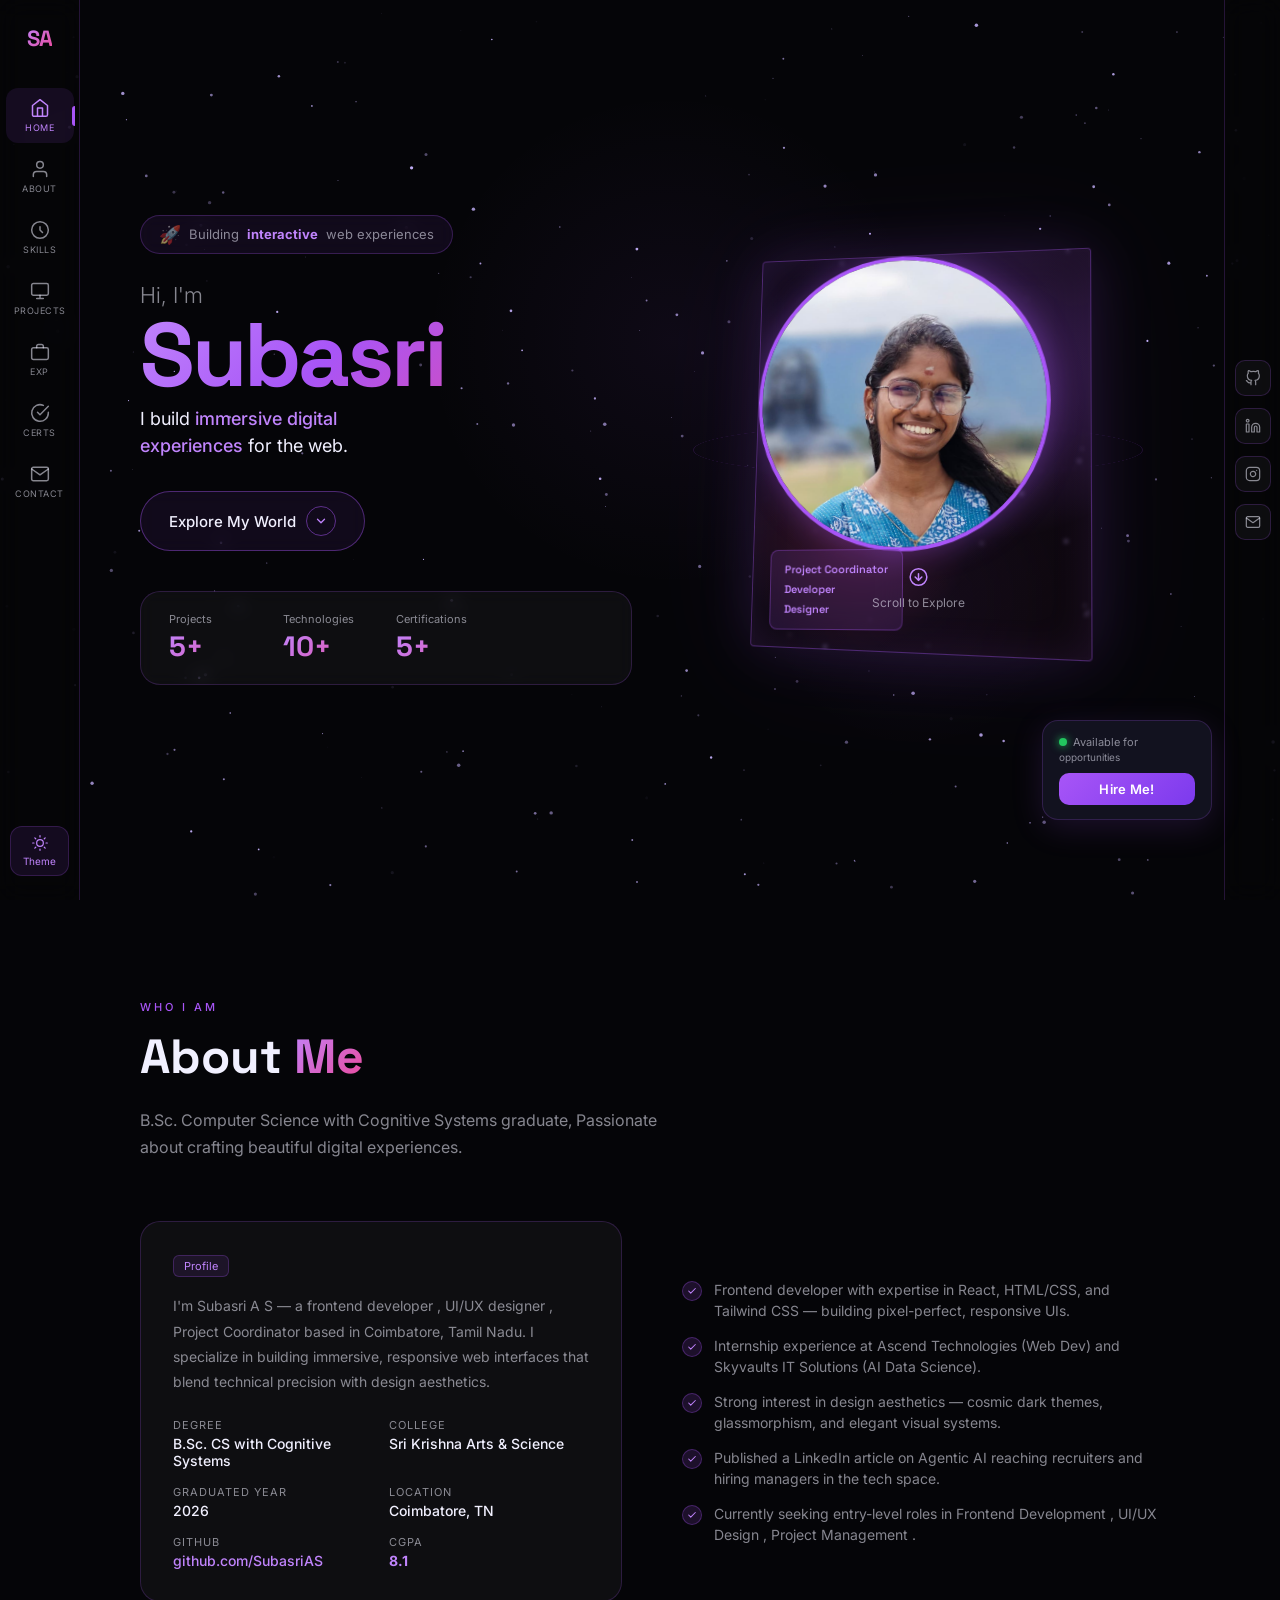
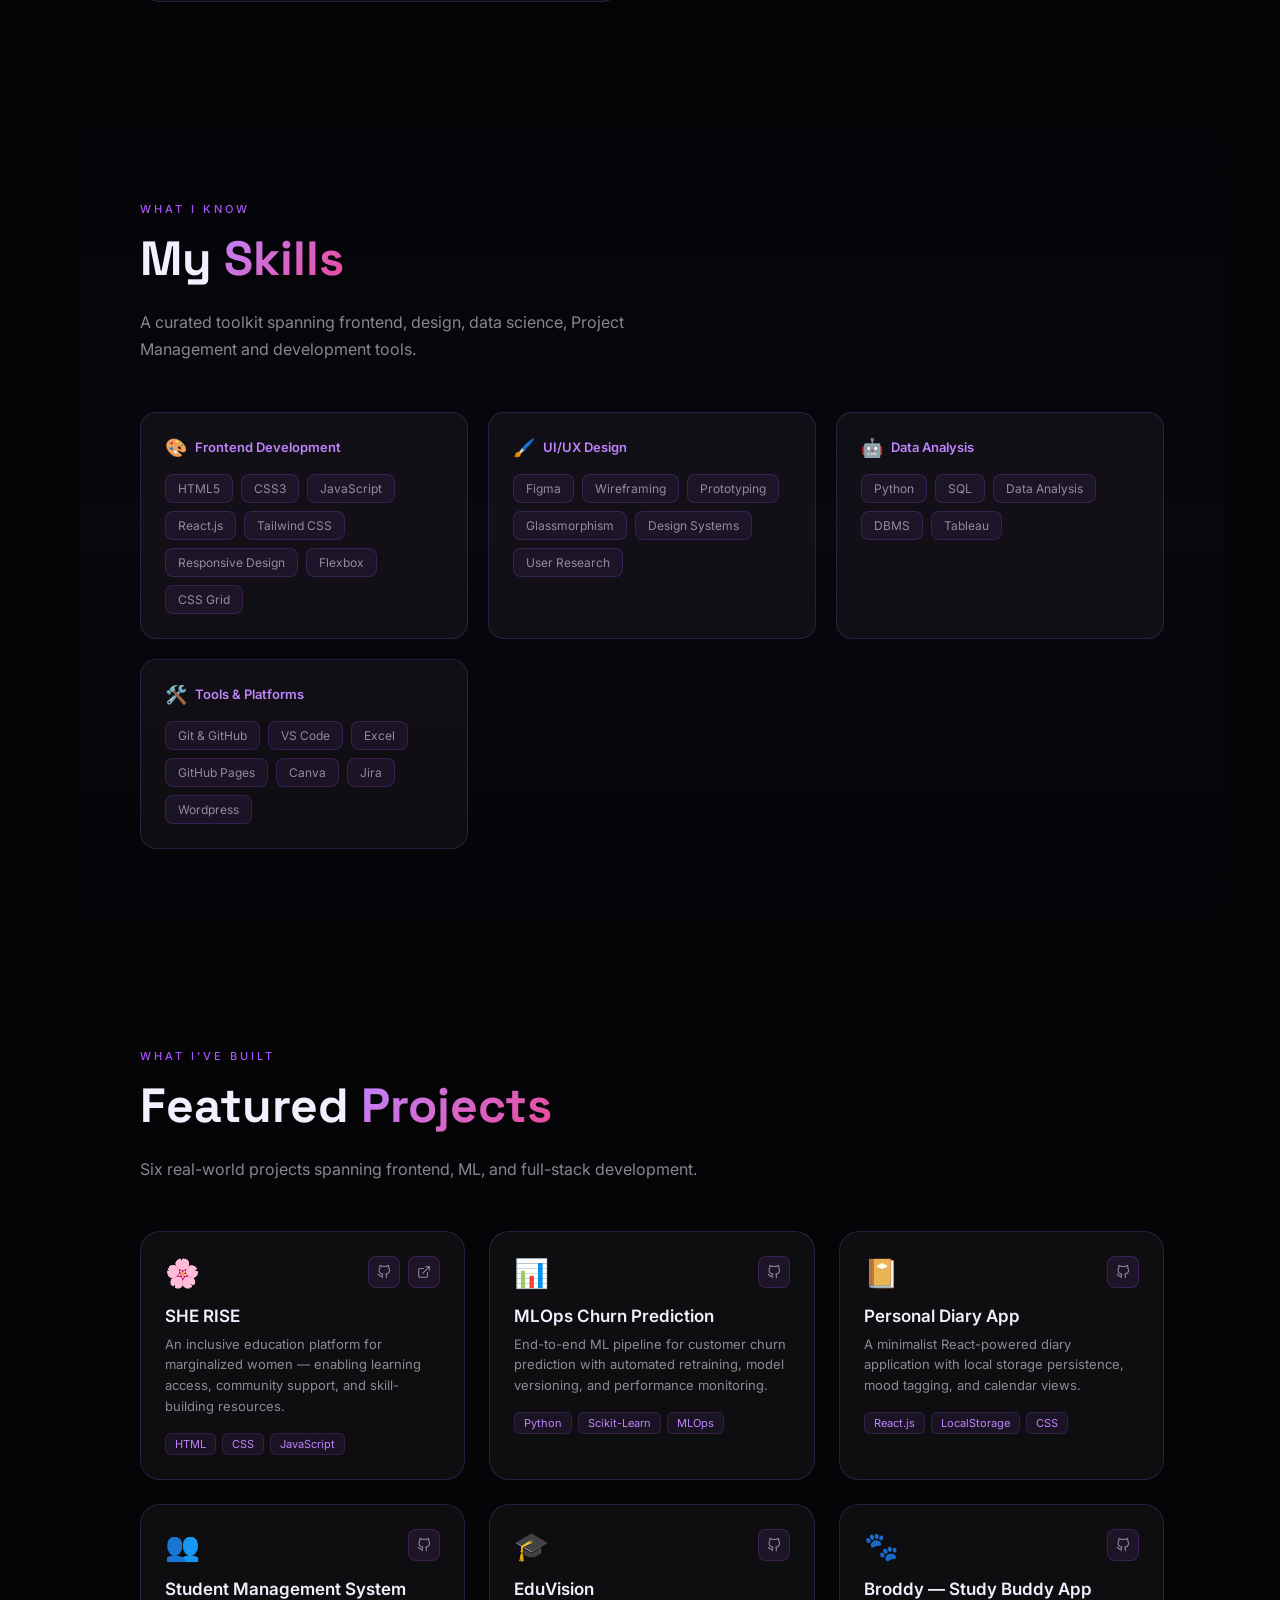
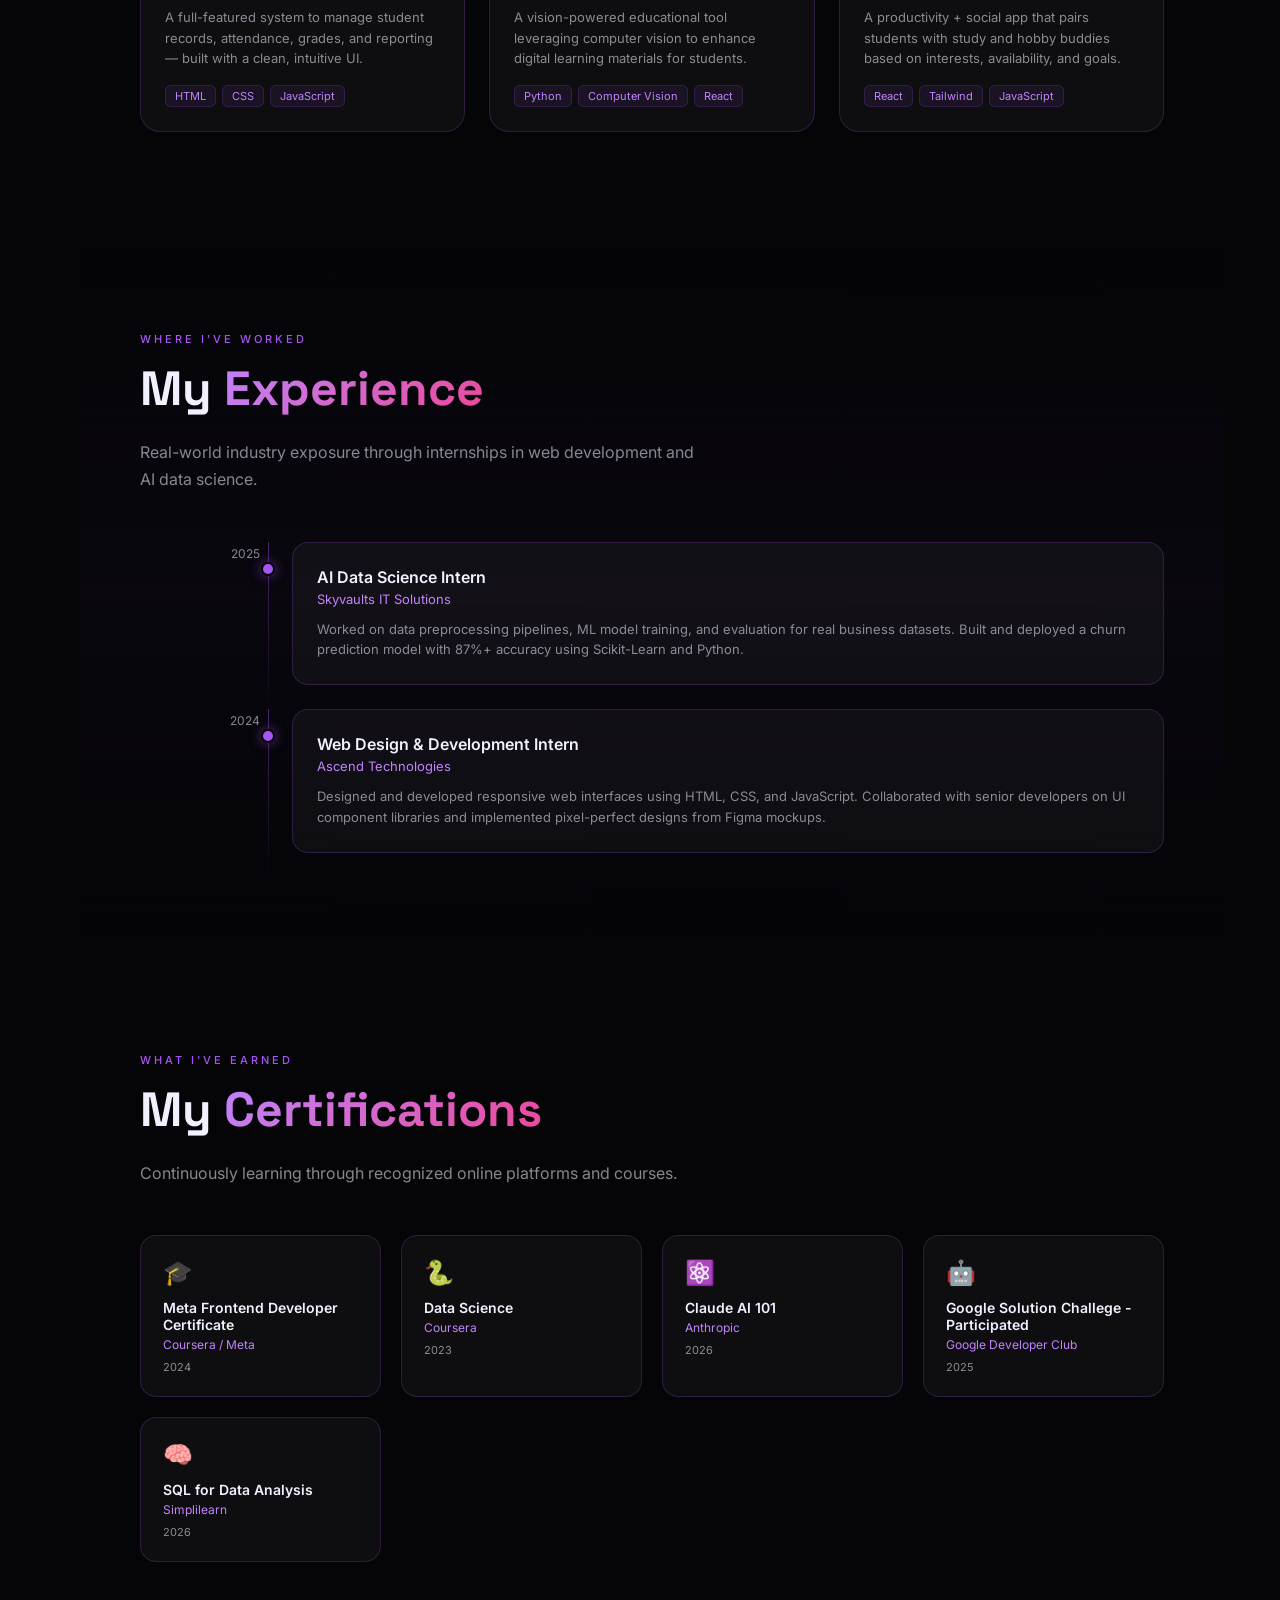
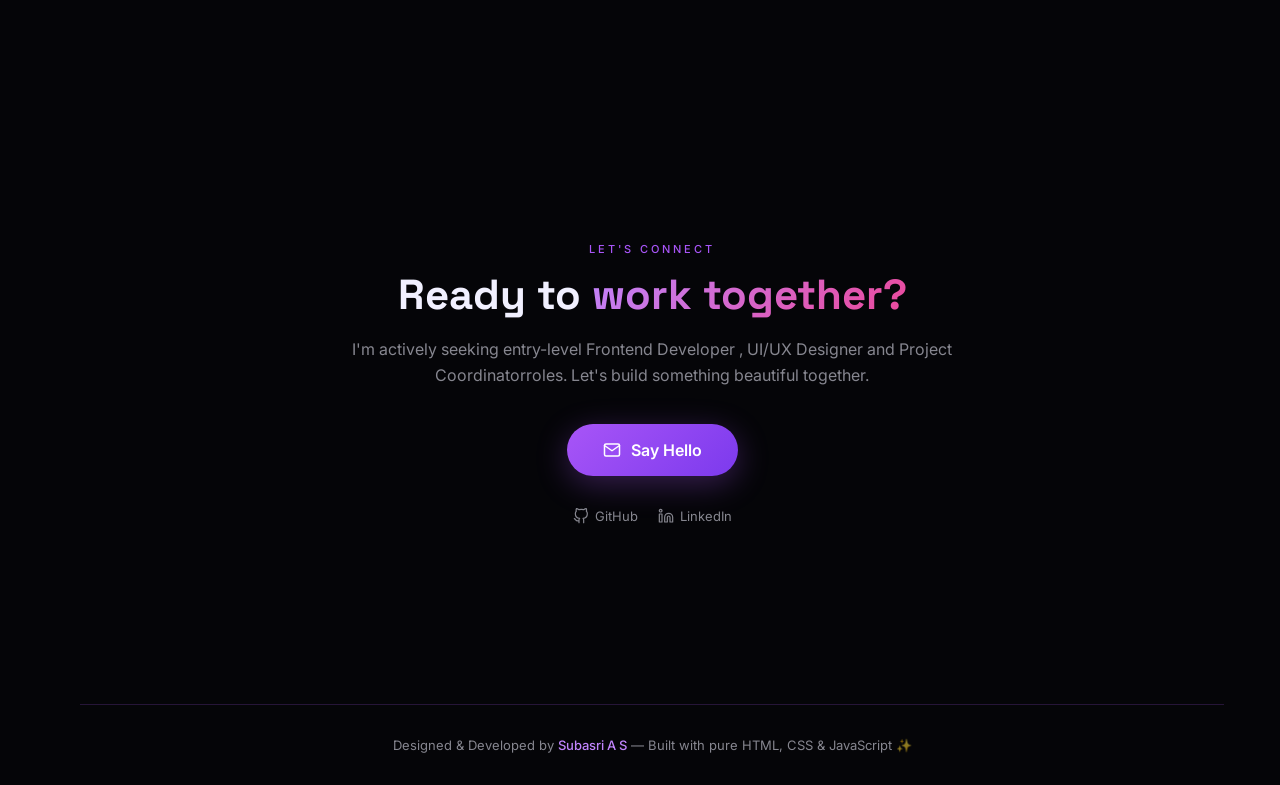
<file: index.html>
<!DOCTYPE html>
<html lang="en">
<head>
<meta charset="UTF-8">
<meta name="viewport" content="width=device-width, initial-scale=1.0">
<title>Subasri A S — Frontend Developer & UI/UX Designer</title>
<link rel="stylesheet" href="port.css">
<link rel="preconnect" href="https://fonts.googleapis.com">
<link rel="preconnect" href="https://fonts.gstatic.com" crossorigin>
<link href="https://fonts.googleapis.com/css2?family=Space+Grotesk:wght@300;400;500;600;700&family=Inter:wght@300;400;500;600&display=swap" rel="stylesheet">

</head>
<body>

<!-- Star Field Canvas -->
<canvas id="stars-canvas"></canvas>

<!-- ===== LEFT SIDEBAR ===== -->
<nav class="sidebar">
  <div class="logo">SA</div>
  <div class="nav">
    <a href="#home" class="nav-item active" data-section="home">
      <svg viewBox="0 0 24 24"><path d="M3 9l9-7 9 7v11a2 2 0 0 1-2 2H5a2 2 0 0 1-2-2z"/><polyline points="9 22 9 12 15 12 15 22"/></svg>
      <span>Home</span>
    </a>
    <a href="#about" class="nav-item" data-section="about">
      <svg viewBox="0 0 24 24"><path d="M20 21v-2a4 4 0 0 0-4-4H8a4 4 0 0 0-4 4v2"/><circle cx="12" cy="7" r="4"/></svg>
      <span>About</span>
    </a>
    <a href="#skills" class="nav-item" data-section="skills">
      <svg viewBox="0 0 24 24"><circle cx="12" cy="12" r="10"/><path d="M12 8v4l3 3"/></svg>
      <span>Skills</span>
    </a>
    <a href="#projects" class="nav-item" data-section="projects">
      <svg viewBox="0 0 24 24"><rect x="2" y="3" width="20" height="14" rx="2"/><path d="M8 21h8m-4-4v4"/></svg>
      <span>Projects</span>
    </a>
    <a href="#experience" class="nav-item" data-section="experience">
      <svg viewBox="0 0 24 24"><rect x="2" y="7" width="20" height="14" rx="2"/><path d="M16 7V5a2 2 0 0 0-2-2h-4a2 2 0 0 0-2 2v2"/></svg>
      <span>Exp</span>
    </a>
    <a href="#certificates" class="nav-item" data-section="certificates">
      <svg viewBox="0 0 24 24"><path d="M22 11.08V12a10 10 0 1 1-5.93-9.14"/><polyline points="22 4 12 14.01 9 11.01"/></svg>
      <span>Certs</span>
    </a>
    <a href="#contact" class="nav-item" data-section="contact">
      <svg viewBox="0 0 24 24"><path d="M4 4h16c1.1 0 2 .9 2 2v12c0 1.1-.9 2-2 2H4c-1.1 0-2-.9-2-2V6c0-1.1.9-2 2-2z"/><polyline points="22,6 12,13 2,6"/></svg>
      <span>Contact</span>
    </a>
  </div>
  <button class="theme-toggle" onclick="toggleTheme()">
    <svg viewBox="0 0 24 24"><circle cx="12" cy="12" r="5"/><line x1="12" y1="1" x2="12" y2="3"/><line x1="12" y1="21" x2="12" y2="23"/><line x1="4.22" y1="4.22" x2="5.64" y2="5.64"/><line x1="18.36" y1="18.36" x2="19.78" y2="19.78"/><line x1="1" y1="12" x2="3" y2="12"/><line x1="21" y1="12" x2="23" y2="12"/><line x1="4.22" y1="19.78" x2="5.64" y2="18.36"/><line x1="18.36" y1="5.64" x2="19.78" y2="4.22"/></svg>
    Theme
  </button>
</nav>

<!-- ===== MAIN ===== -->
<div class="main">

  <!-- ===== HERO ===== -->
  <section id="home">
    <!-- Glow orbs -->
    <div class="orb" style="width:500px;height:500px;top:10%;left:30%;opacity:0.4;"></div>
    <div class="orb" style="width:300px;height:300px;top:50%;left:60%;opacity:0.3;"></div>

    <!-- LEFT -->
    <div class="hero-left">
      <div class="badge-pill">
        <span>🚀</span> Building <strong>interactive</strong>web experiences
      </div>
      <p class="hero-greeting">Hi, I'm</p>
      <h1 class="hero-name" id="hero-name">Subasri</h1>
      <p class="hero-subtitle">
        I build <span class="accent">immersive digital</span><br>
        <span class="accent">experiences</span> for the web.
      </p>
      <a href="#contact" class="cta-btn">
        Explore My World
        <span class="arrow-circle">
          <svg viewBox="0 0 24 24"><polyline points="6 9 12 15 18 9"/></svg>
        </span>
      </a>
      <div class="stats-card reveal">
        <div class="stat-item">
          <span class="stat-label">Projects</span>
          <span class="stat-num">5+</span>
        </div>
        
        <div class="stat-item">
          <span class="stat-label">Technologies</span>
          <span class="stat-num">10+</span>
        </div>
        <div class="stat-item">
          <span class="stat-label">Certifications</span>
          <span class="stat-num">5+</span>
        </div>
      </div>
    </div>

    <!-- RIGHT: visual frame -->
    <div class="hero-visual">
      <div class="orbit-ring"></div>
      <div class="photo-frame">
        <div class="glass-frame">
        <div class="frame-avatar">
    <img src="subapic1.jpeg" alt="Subasri A S">
</div>
        </div>
        <div class="frame-tag">
          <div class="frame-tag-line"><span> Project Coordinator</span></div>
          <div class="frame-tag-line"><span>Developer</span></div>
          <div class="frame-tag-line"><span>Designer</span></div>
        </div>
       
      <div class="scroll-indicator">
        <svg viewBox="0 0 24 24"><circle cx="12" cy="12" r="10"/><polyline points="8 12 12 16 16 12"/><line x1="12" y1="8" x2="12" y2="16"/></svg>
        Scroll to Explore
      </div>
       
    </div>
   


  
  </section>

  <!-- ===== ABOUT ===== -->
  <section id="about">
    <div class="section-eyebrow">Who I Am</div>
    <h2 class="section-title">About <span class="grad">Me</span></h2>
    <p class="section-desc">B.Sc. Computer Science with Cognitive Systems graduate, Passionate about crafting beautiful digital experiences.</p>
    <div class="about-grid reveal">
      <div class="about-card">
        <div class="about-tag">Profile</div>
        <p style="font-size:14px;color:var(--text-muted);line-height:1.8;">
          I'm Subasri A S — a frontend developer , UI/UX designer , Project Coordinator based in Coimbatore, Tamil Nadu. I specialize in building immersive, responsive web interfaces that blend technical precision with design aesthetics.
        </p>
        <div class="about-info-grid">
          <div class="about-info-item">
            <span class="info-label">Degree</span>
            <span class="info-val">B.Sc. CS with Cognitive Systems</span>
          </div>
          <div class="about-info-item">
            <span class="info-label">College</span>
            <span class="info-val">Sri Krishna Arts & Science</span>
          </div>
          <div class="about-info-item">
            <span class="info-label">Graduated Year</span>
            <span class="info-val">2026</span>
          </div>
          <div class="about-info-item">
            <span class="info-label">Location</span>
            <span class="info-val">Coimbatore, TN</span>
          </div>
          <div class="about-info-item">
            <span class="info-label">GitHub</span>
            <span class="info-val" style="color:var(--purple-light)">github.com/SubasriAS</span>
          </div>
          <div class="about-info-item">
            <span class="info-label">CGPA</span>
            <span class="info-val" style="color:var(--purple-light)"><b>8.1</b></span>
          </div>
        </div>
      </div>
      <ul class="highlight-list">
        <li>
          <div class="check-icon"><svg viewBox="0 0 24 24"><polyline points="20 6 9 17 4 12"/></svg></div>
          <div>Frontend developer with expertise in React, HTML/CSS, and Tailwind CSS — building pixel-perfect, responsive UIs.</div>
        </li>
        <li>
          <div class="check-icon"><svg viewBox="0 0 24 24"><polyline points="20 6 9 17 4 12"/></svg></div>
          <div>Internship experience at Ascend Technologies (Web Dev) and Skyvaults IT Solutions (AI Data Science).</div>
        </li>
        <li>
          <div class="check-icon"><svg viewBox="0 0 24 24"><polyline points="20 6 9 17 4 12"/></svg></div>
          <div>Strong interest in  design aesthetics — cosmic dark themes, glassmorphism, and elegant visual systems.</div>
        </li>
        <li>
          <div class="check-icon"><svg viewBox="0 0 24 24"><polyline points="20 6 9 17 4 12"/></svg></div>
          <div>Published a LinkedIn article on Agentic AI reaching recruiters and hiring managers in the tech space.</div>
        </li>
        <li>
          <div class="check-icon"><svg viewBox="0 0 24 24"><polyline points="20 6 9 17 4 12"/></svg></div>
          <div>Currently seeking entry-level roles in Frontend Development , UI/UX Design , Project Management .</div>
        </li>
      </ul>
    </div>
  </section>

  <!-- ===== SKILLS ===== -->
  <section id="skills">
    <div class="section-eyebrow">What I Know</div>
    <h2 class="section-title">My <span class="grad">Skills</span></h2>
    <p class="section-desc">A curated toolkit spanning frontend, design, data science, Project Management and development tools.</p>
    <div class="skills-grid reveal">
      <div class="skill-category">
        <div class="skill-cat-title"><span>🎨</span> Frontend Development</div>
        <div class="skill-tags">
          <span class="skill-tag">HTML5</span><span class="skill-tag">CSS3</span>
          <span class="skill-tag">JavaScript</span><span class="skill-tag">React.js</span>
          <span class="skill-tag">Tailwind CSS</span><span class="skill-tag">Responsive Design</span>
          <span class="skill-tag">Flexbox</span><span class="skill-tag">CSS Grid</span>
        </div>
      </div>
      <div class="skill-category">
        <div class="skill-cat-title"><span>🖌️</span> UI/UX Design</div>
        <div class="skill-tags">
          <span class="skill-tag">Figma</span><span class="skill-tag">Wireframing</span>
          <span class="skill-tag">Prototyping</span><span class="skill-tag">Glassmorphism</span>
          <span class="skill-tag">Design Systems</span><span class="skill-tag">User Research</span>
        </div>
      </div>
      <div class="skill-category">
        <div class="skill-cat-title"><span>🤖</span> Data Analysis</div>
        <div class="skill-tags">
          <span class="skill-tag">Python</span>
          <span class="skill-tag">SQL</span>
          <span class="skill-tag">Data Analysis</span><span class="skill-tag">DBMS</span>
          <span class="skill-tag">Tableau</span>
        </div>
      </div>
      <div class="skill-category">
        <div class="skill-cat-title"><span>🛠️</span> Tools & Platforms</div>
        <div class="skill-tags">
          <span class="skill-tag">Git & GitHub</span><span class="skill-tag">VS Code</span>
          <span class="skill-tag">Excel</span><span class="skill-tag">GitHub Pages</span>
          <span class="skill-tag">Canva</span><span class="skill-tag">Jira</span>
          <span class="skill-tag">Wordpress</span>
        </div>
      </div>
    </div>
  </section>

  <!-- ===== PROJECTS ===== -->
  <section id="projects">
    <div class="section-eyebrow">What I've Built</div>
    <h2 class="section-title">Featured <span class="grad">Projects</span></h2>
    <p class="section-desc">Six real-world projects spanning frontend, ML, and full-stack development.</p>
    <div class="projects-grid reveal">

      <div class="project-card">
        <div class="project-header">
          <div class="project-icon">🌸</div>
          <div class="project-links">
            <a href="https://github.com/SubasriAS" target="_blank" class="project-link-btn" title="GitHub">
              <svg viewBox="0 0 24 24"><path d="M9 19c-5 1.5-5-2.5-7-3m14 6v-3.87a3.37 3.37 0 0 0-.94-2.61c3.14-.35 6.44-1.54 6.44-7A5.44 5.44 0 0 0 20 4.77 5.07 5.07 0 0 0 19.91 1S18.73.65 16 2.48a13.38 13.38 0 0 0-7 0C6.27.65 5.09 1 5.09 1A5.07 5.07 0 0 0 5 4.77a5.44 5.44 0 0 0-1.5 3.78c0 5.42 3.3 6.61 6.44 7A3.37 3.37 0 0 0 9 18.13V22"/></svg>
            </a>
            <a href="https://subasrias.github.io/she-rise1/" target="_blank" class="project-link-btn" title="Live">
              <svg viewBox="0 0 24 24"><path d="M18 13v6a2 2 0 0 1-2 2H5a2 2 0 0 1-2-2V8a2 2 0 0 1 2-2h6"/><polyline points="15 3 21 3 21 9"/><line x1="10" y1="14" x2="21" y2="3"/></svg>
            </a>
          </div>
        </div>
        <div class="project-body">
          <h3 class="project-title">SHE RISE</h3>
          <p class="project-desc">An inclusive education platform for marginalized women — enabling learning access, community support, and skill-building resources.</p>
          <div class="project-stack">
            <span class="stack-tag">HTML</span><span class="stack-tag">CSS</span><span class="stack-tag">JavaScript</span>
          </div>
        </div>
      </div>

      <div class="project-card">
        <div class="project-header">
          <div class="project-icon">📊</div>
          <div class="project-links">
            <a href="https://github.com/SubasriAS/Customer-Churn-Prediction.git" target="_blank" class="project-link-btn">
              <svg viewBox="0 0 24 24"><path d="M9 19c-5 1.5-5-2.5-7-3m14 6v-3.87a3.37 3.37 0 0 0-.94-2.61c3.14-.35 6.44-1.54 6.44-7A5.44 5.44 0 0 0 20 4.77 5.07 5.07 0 0 0 19.91 1S18.73.65 16 2.48a13.38 13.38 0 0 0-7 0C6.27.65 5.09 1 5.09 1A5.07 5.07 0 0 0 5 4.77a5.44 5.44 0 0 0-1.5 3.78c0 5.42 3.3 6.61 6.44 7A3.37 3.37 0 0 0 9 18.13V22"/></svg>
            </a>
          </div>
        </div>
        <div class="project-body">
          <h3 class="project-title">MLOps Churn Prediction</h3>
          <p class="project-desc">End-to-end ML pipeline for customer churn prediction with automated retraining, model versioning, and performance monitoring.</p>
          <div class="project-stack">
            <span class="stack-tag">Python</span><span class="stack-tag">Scikit-Learn</span><span class="stack-tag">MLOps</span>
          </div>
        </div>
      </div>

      <div class="project-card">
        <div class="project-header">
          <div class="project-icon">📔</div>
          <div class="project-links">
            <a href="https://github.com/SubasriAS" target="_blank" class="project-link-btn">
              <svg viewBox="0 0 24 24"><path d="M9 19c-5 1.5-5-2.5-7-3m14 6v-3.87a3.37 3.37 0 0 0-.94-2.61c3.14-.35 6.44-1.54 6.44-7A5.44 5.44 0 0 0 20 4.77 5.07 5.07 0 0 0 19.91 1S18.73.65 16 2.48a13.38 13.38 0 0 0-7 0C6.27.65 5.09 1 5.09 1A5.07 5.07 0 0 0 5 4.77a5.44 5.44 0 0 0-1.5 3.78c0 5.42 3.3 6.61 6.44 7A3.37 3.37 0 0 0 9 18.13V22"/></svg>
            </a>
          </div>
        </div>
        <div class="project-body">
          <h3 class="project-title">Personal Diary  App</h3>
          <p class="project-desc">A minimalist React-powered diary application with local storage persistence, mood tagging, and calendar views.</p>
          <div class="project-stack">
            <span class="stack-tag">React.js</span><span class="stack-tag">LocalStorage</span><span class="stack-tag">CSS</span>
          </div>
        </div>
      </div>

      <div class="project-card">
        <div class="project-header">
          <div class="project-icon">👥</div>
          <div class="project-links">
            <a href="https://github.com/SubasriAS" target="_blank" class="project-link-btn">
              <svg viewBox="0 0 24 24"><path d="M9 19c-5 1.5-5-2.5-7-3m14 6v-3.87a3.37 3.37 0 0 0-.94-2.61c3.14-.35 6.44-1.54 6.44-7A5.44 5.44 0 0 0 20 4.77 5.07 5.07 0 0 0 19.91 1S18.73.65 16 2.48a13.38 13.38 0 0 0-7 0C6.27.65 5.09 1 5.09 1A5.07 5.07 0 0 0 5 4.77a5.44 5.44 0 0 0-1.5 3.78c0 5.42 3.3 6.61 6.44 7A3.37 3.37 0 0 0 9 18.13V22"/></svg>
            </a>
          </div>
        </div>
        <div class="project-body">
          <h3 class="project-title">Student Management System</h3>
          <p class="project-desc">A full-featured system to manage student records, attendance, grades, and reporting — built with a clean, intuitive UI.</p>
          <div class="project-stack">
            <span class="stack-tag">HTML</span><span class="stack-tag">CSS</span><span class="stack-tag">JavaScript</span>
          </div>
        </div>
      </div>

      <div class="project-card">
        <div class="project-header">
          <div class="project-icon">🎓</div>
          <div class="project-links">
            <a href="https://github.com/SubasriAS" target="_blank" class="project-link-btn">
              <svg viewBox="0 0 24 24"><path d="M9 19c-5 1.5-5-2.5-7-3m14 6v-3.87a3.37 3.37 0 0 0-.94-2.61c3.14-.35 6.44-1.54 6.44-7A5.44 5.44 0 0 0 20 4.77 5.07 5.07 0 0 0 19.91 1S18.73.65 16 2.48a13.38 13.38 0 0 0-7 0C6.27.65 5.09 1 5.09 1A5.07 5.07 0 0 0 5 4.77a5.44 5.44 0 0 0-1.5 3.78c0 5.42 3.3 6.61 6.44 7A3.37 3.37 0 0 0 9 18.13V22"/></svg>
            </a>
          </div>
        </div>
        <div class="project-body">
          <h3 class="project-title">EduVision</h3>
          <p class="project-desc">A vision-powered educational tool leveraging computer vision to enhance digital learning materials for students.</p>
          <div class="project-stack">
            <span class="stack-tag">Python</span><span class="stack-tag">Computer Vision</span><span class="stack-tag">React</span>
          </div>
        </div>
      </div>

      <div class="project-card">
        <div class="project-header">
          <div class="project-icon">🐾</div>
          <div class="project-links">
            <a href="https://github.com/SubasriAS" target="_blank" class="project-link-btn">
              <svg viewBox="0 0 24 24"><path d="M9 19c-5 1.5-5-2.5-7-3m14 6v-3.87a3.37 3.37 0 0 0-.94-2.61c3.14-.35 6.44-1.54 6.44-7A5.44 5.44 0 0 0 20 4.77 5.07 5.07 0 0 0 19.91 1S18.73.65 16 2.48a13.38 13.38 0 0 0-7 0C6.27.65 5.09 1 5.09 1A5.07 5.07 0 0 0 5 4.77a5.44 5.44 0 0 0-1.5 3.78c0 5.42 3.3 6.61 6.44 7A3.37 3.37 0 0 0 9 18.13V22"/></svg>
            </a>
          </div>
        </div>
        <div class="project-body">
          <h3 class="project-title">Broddy — Study Buddy App</h3>
          <p class="project-desc">A productivity + social app that pairs students with study and hobby buddies based on interests, availability, and goals.</p>
          <div class="project-stack">
            <span class="stack-tag">React</span><span class="stack-tag">Tailwind</span><span class="stack-tag">JavaScript</span>
          </div>
        </div>
      </div>

    </div>
  </section>

  <!-- ===== EXPERIENCE ===== -->
  <section id="experience">
    <div class="section-eyebrow">Where I've Worked</div>
    <h2 class="section-title">My <span class="grad">Experience</span></h2>
    <p class="section-desc">Real-world industry exposure through internships in web development and AI data science.</p>
    <div class="timeline reveal">
      <div class="timeline-item">
        <div class="timeline-date">2025</div>
        <div class="timeline-dot"></div>
        <div class="timeline-content">
          <div class="exp-role">AI Data Science Intern</div>
          <div class="exp-company">Skyvaults IT Solutions</div>
          <p class="exp-desc">Worked on data preprocessing pipelines, ML model training, and evaluation for real business datasets. Built and deployed a churn prediction model with 87%+ accuracy using Scikit-Learn and Python.</p>
        </div>
      </div>
      <div class="timeline-item">
        <div class="timeline-date">2024</div>
        <div class="timeline-dot"></div>
        <div class="timeline-content">
          <div class="exp-role">Web Design & Development Intern</div>
          <div class="exp-company">Ascend Technologies</div>
          <p class="exp-desc">Designed and developed responsive web interfaces using HTML, CSS, and JavaScript. Collaborated with senior developers on UI component libraries and implemented pixel-perfect designs from Figma mockups.</p>
        </div>
      </div>
    </div>
  </section>

  <!-- ===== CERTIFICATES ===== -->
  <section id="certificates">
    <div class="section-eyebrow">What I've Earned</div>
    <h2 class="section-title">My <span class="grad">Certifications</span></h2>
    <p class="section-desc">Continuously learning through recognized online platforms and courses.</p>
    <div class="certs-grid reveal">
      <div class="cert-card">
        <div class="cert-icon">🎓</div>
        <div class="cert-name">Meta Frontend Developer Certificate</div>
        <div class="cert-issuer">Coursera / Meta</div>
        <div class="cert-year">2024</div>
      </div>
      <div class="cert-card">
        <div class="cert-icon">🐍</div>
        <div class="cert-name">Data Science</div>
        <div class="cert-issuer">Coursera</div>
        <div class="cert-year">2023</div>
      </div>
      <div class="cert-card">
        <div class="cert-icon">⚛️</div>
        <div class="cert-name">Claude AI 101</div>
        <div class="cert-issuer">Anthropic</div>
        <div class="cert-year">2026</div>
      </div>
      <div class="cert-card">
        <div class="cert-icon">🤖</div>
        <div class="cert-name">Google Solution Challege -Participated</div>
        <div class="cert-issuer">Google Developer Club</div>
        <div class="cert-year">2025</div>
      </div>
      <div class="cert-card">
        <div class="cert-icon">🧠</div>
        <div class="cert-name">SQL for Data Analysis</div>
        <div class="cert-issuer">Simplilearn</div>
        <div class="cert-year">2026</div>
      </div>
    </div>
  </section>

  <!-- ===== CONTACT ===== -->
  <section id="contact">
    <div class="contact-inner reveal">
      <div class="section-eyebrow" style="text-align:center;">Let's Connect</div>
      <h2 class="contact-title">Ready to <span style="background:linear-gradient(135deg,#c084fc,#ec4899);-webkit-background-clip:text;-webkit-text-fill-color:transparent;">work together?</span></h2>
      <p class="contact-desc">I'm actively seeking entry-level Frontend Developer , UI/UX Designer and Project Coordinatorroles. Let's build something beautiful together.</p>
      <a href="https://mail.google.com/mail/?view=cm&fs=1&to=subasrii057@gmail.com" class="contact-btn">
        <svg viewBox="0 0 24 24"><path d="M4 4h16c1.1 0 2 .9 2 2v12c0 1.1-.9 2-2 2H4c-1.1 0-2-.9-2-2V6c0-1.1.9-2 2-2z"/><polyline points="22,6 12,13 2,6"/></svg>
        Say Hello
      </a>
      <div class="contact-links">
        <a href="https://github.com/SubasriAS" target="_blank" class="contact-link">
          <svg viewBox="0 0 24 24"><path d="M9 19c-5 1.5-5-2.5-7-3m14 6v-3.87a3.37 3.37 0 0 0-.94-2.61c3.14-.35 6.44-1.54 6.44-7A5.44 5.44 0 0 0 20 4.77 5.07 5.07 0 0 0 19.91 1S18.73.65 16 2.48a13.38 13.38 0 0 0-7 0C6.27.65 5.09 1 5.09 1A5.07 5.07 0 0 0 5 4.77a5.44 5.44 0 0 0-1.5 3.78c0 5.42 3.3 6.61 6.44 7A3.37 3.37 0 0 0 9 18.13V22"/></svg>
          GitHub
        </a>
        <a href="https://www.linkedin.com/in/suba-sri-a-s-56a460227" target="_blank" class="contact-link">
          <svg viewBox="0 0 24 24"><path d="M16 8a6 6 0 0 1 6 6v7h-4v-7a2 2 0 0 0-2-2 2 2 0 0 0-2 2v7h-4v-7a6 6 0 0 1 6-6z"/><rect x="2" y="9" width="4" height="12"/><circle cx="4" cy="4" r="2"/></svg>
          LinkedIn
        </a>
       
      </div>
    </div>
  </section>

  <footer>
    <p>Designed & Developed by <span style="color:var(--purple-light);font-weight:500">Subasri A S</span> — Built with pure HTML, CSS & JavaScript ✨</p>
  </footer>

</div>

<!-- ===== RIGHT SOCIAL PANEL ===== -->
<div class="social-panel">
  <a href="https://github.com/SubasriAS" target="_blank" class="social-link" title="GitHub">
    <svg viewBox="0 0 24 24"><path d="M9 19c-5 1.5-5-2.5-7-3m14 6v-3.87a3.37 3.37 0 0 0-.94-2.61c3.14-.35 6.44-1.54 6.44-7A5.44 5.44 0 0 0 20 4.77 5.07 5.07 0 0 0 19.91 1S18.73.65 16 2.48a13.38 13.38 0 0 0-7 0C6.27.65 5.09 1 5.09 1A5.07 5.07 0 0 0 5 4.77a5.44 5.44 0 0 0-1.5 3.78c0 5.42 3.3 6.61 6.44 7A3.37 3.37 0 0 0 9 18.13V22"/></svg>
  </a>
  <a href="https://www.linkedin.com/in/suba-sri-a-s-56a460227" target="_blank" class="social-link" title="LinkedIn">
    <svg viewBox="0 0 24 24"><path d="M16 8a6 6 0 0 1 6 6v7h-4v-7a2 2 0 0 0-2-2 2 2 0 0 0-2 2v7h-4v-7a6 6 0 0 1 6-6z"/><rect x="2" y="9" width="4" height="12"/><circle cx="4" cy="4" r="2"/></svg>
  </a>

  <a href="https://www.instagram.com/_subasrisureshkumar_/?hl=en" class="social-link" title="Instagram">
    <svg viewBox="0 0 24 24"><rect x="2" y="2" width="20" height="20" rx="5"/><path d="M16 11.37A4 4 0 1 1 12.63 8 4 4 0 0 1 16 11.37z"/><line x1="17.5" y1="6.5" x2="17.51" y2="6.5"/></svg>
  </a>
  <a href="https://mail.google.com/mail/?view=cm&fs=1&to=subasrii057@gmail.com" class="social-link" title="Email">
    <svg viewBox="0 0 24 24"><path d="M4 4h16c1.1 0 2 .9 2 2v12c0 1.1-.9 2-2 2H4c-1.1 0-2-.9-2-2V6c0-1.1.9-2 2-2z"/><polyline points="22,6 12,13 2,6"/></svg>
  </a>

  <!-- Hire Me card -->
  <div class="hire-card">
    <div class="hire-indicator">
      <div class="hire-dot"></div>
      <span class="hire-label">Available for</span>
    </div>
    <div class="hire-sub">opportunities</div>
    <button class="hire-btn" onclick="document.getElementById('contact').scrollIntoView({behavior:'smooth'})">Hire Me!</button>
  </div>
</div>
<script src="port.js"></script>
</body>
</html>
</file>
<file: port.css>
*, *::before, *::after { margin: 0; padding: 0; box-sizing: border-box; }
:root {
  --purple: #a855f7;
  --purple-light: #c084fc;
  --purple-dark: #7c3aed;
  --pink: #ec4899;
  --bg: #050508;
  --bg2: #0d0d15;
  --bg3: #12121f;
  --glass: rgba(255,255,255,0.04);
  --glass-border: rgba(168,85,247,0.2);
  --text: #f1f0ff;
  --text-muted: rgba(241,240,255,0.55);
  --sidebar-w: 80px;
  --social-w: 56px;
}
html { scroll-behavior: smooth; }
body {
  font-family: 'Inter', sans-serif;
  background: var(--bg);
  color: var(--text);
  min-height: 100vh;
  overflow-x: hidden;
}

/* ===================== STAR FIELD ===================== */
#stars-canvas {
  position: fixed; inset: 0; z-index: 0; pointer-events: none;
}

/* ===================== LAYOUT ===================== */
.layout {
  display: grid;
  grid-template-columns: var(--sidebar-w) 1fr var(--social-w);
  min-height: 100vh;
  position: relative; z-index: 1;
}

/* ===================== LEFT SIDEBAR ===================== */
.sidebar {
  position: fixed; left: 0; top: 0; bottom: 0;
  width: var(--sidebar-w);
  display: flex; flex-direction: column;
  align-items: center;
  padding: 24px 0;
  z-index: 100;
  background: rgba(5,5,8,0.6);
  backdrop-filter: blur(12px);
  border-right: 1px solid var(--glass-border);
}
.logo {
  font-family: 'Space Grotesk', sans-serif;
  font-size: 22px; font-weight: 700;
  background: linear-gradient(135deg, var(--purple-light), var(--pink));
  -webkit-background-clip: text; -webkit-text-fill-color: transparent;
  letter-spacing: -1px;
  margin-bottom: 36px;
}
.nav {
  display: flex; flex-direction: column; gap: 6px; flex: 1;
}
.nav-item {
  display: flex; flex-direction: column; align-items: center; gap: 4px;
  padding: 10px 8px; border-radius: 12px;
  cursor: pointer; text-decoration: none;
  color: var(--text-muted);
  transition: all 0.3s;
  position: relative;
}
.nav-item svg { width: 20px; height: 20px; stroke: currentColor; fill: none; stroke-width: 1.8; stroke-linecap: round; stroke-linejoin: round; }
.nav-item span { font-size: 9px; letter-spacing: 0.5px; text-transform: uppercase; }
.nav-item:hover, .nav-item.active { color: var(--purple-light); background: rgba(168,85,247,0.1); }
.nav-item.active::before {
  content: ''; position: absolute; right: -1px; top: 50%; transform: translateY(-50%);
  width: 3px; height: 20px; border-radius: 3px 0 0 3px;
  background: var(--purple);
}
.dot-active {
  width: 6px; height: 6px; border-radius: 50%;
  background: var(--purple); margin-bottom: 4px;
}

/* Theme toggle */
.theme-toggle {
  margin-top: auto;
  background: rgba(168,85,247,0.1);
  border: 1px solid var(--glass-border);
  color: var(--purple-light);
  border-radius: 12px; padding: 8px 12px;
  font-size: 10px; font-family: 'Inter', sans-serif;
  cursor: pointer; display: flex; flex-direction: column; align-items: center; gap: 4px;
}
.theme-toggle svg { width: 16px; height: 16px; stroke: currentColor; fill: none; stroke-width: 1.8; stroke-linecap: round; stroke-linejoin: round; }

/* ===================== RIGHT SOCIAL PANEL ===================== */
.social-panel {
  position: fixed; right: 0; top: 0; bottom: 0;
  width: var(--social-w);
  display: flex; flex-direction: column;
  align-items: center; justify-content: center;
  gap: 12px;
  z-index: 100;
  background: rgba(5,5,8,0.6);
  backdrop-filter: blur(12px);
  border-left: 1px solid var(--glass-border);
}
.social-link {
  width: 36px; height: 36px; border-radius: 10px;
  background: var(--glass);
  border: 1px solid var(--glass-border);
  display: flex; align-items: center; justify-content: center;
  text-decoration: none; color: var(--text-muted);
  transition: all 0.3s;
}
.social-link:hover {
  color: var(--purple-light);
  background: rgba(168,85,247,0.15);
  border-color: var(--purple);
  transform: translateX(-4px);
}
.social-link svg { width: 16px; height: 16px; stroke: currentColor; fill: none; stroke-width: 1.8; stroke-linecap: round; stroke-linejoin: round; }

/* Hire Me Card */
.hire-card {
  position: absolute; bottom: 80px; right: 68px;
  background: var(--bg3);
  border: 1px solid var(--glass-border);
  border-radius: 16px; padding: 14px 16px;
  min-width: 170px;
  backdrop-filter: blur(12px);
  box-shadow: 0 8px 32px rgba(168,85,247,0.15);
}
.hire-indicator { display: flex; align-items: center; gap: 6px; margin-bottom: 2px; }
.hire-dot { width: 8px; height: 8px; border-radius: 50%; background: #22c55e; box-shadow: 0 0 8px #22c55e; animation: pulse-dot 2s infinite; }
@keyframes pulse-dot { 0%,100%{box-shadow: 0 0 8px #22c55e} 50%{box-shadow: 0 0 16px #22c55e} }
.hire-label { font-size: 11px; color: var(--text-muted); }
.hire-sub { font-size: 10px; color: var(--text-muted); margin-bottom: 10px; }
.hire-btn {
  width: 100%; padding: 8px 0; border-radius: 10px;
  background: linear-gradient(135deg, var(--purple), var(--purple-dark));
  border: none; color: white; font-size: 13px; font-weight: 600;
  cursor: pointer; transition: all 0.3s; font-family: 'Inter', sans-serif;
  letter-spacing: 0.3px;
}
.hire-btn:hover { transform: scale(1.04); box-shadow: 0 4px 20px rgba(168,85,247,0.4); }

/* ===================== MAIN CONTENT ===================== */
.main {
  margin-left: var(--sidebar-w);
  margin-right: var(--social-w);
}

/* ===================== HERO SECTION ===================== */
#home {
  min-height: 100vh;
  display: grid;
  grid-template-columns: 1fr 1fr;
  align-items: center;
  padding: 0 60px;
  gap: 40px;
  position: relative;
}

/* Badge pill */
.badge-pill {
  display: inline-flex; align-items: center; gap: 8px;
  background: rgba(168,85,247,0.08);
  border: 1px solid rgba(168,85,247,0.25);
  border-radius: 50px; padding: 8px 18px;
  font-size: 13px; color: var(--text-muted);
  margin-bottom: 28px;
  backdrop-filter: blur(8px);
  position: relative; top: 0;
}
.badge-pill span { font-size: 18px; }
.badge-pill strong { color: var(--purple-light); }

/* Name heading */
.hero-greeting { font-size: 22px; color: var(--text-muted); font-weight: 300; margin-bottom: 4px; }
.hero-name {
  font-family: 'Space Grotesk', sans-serif;
  font-size: clamp(56px, 8vw, 90px);
  font-weight: 700; line-height: 0.95;
  background: linear-gradient(135deg, #c084fc 0%, #a855f7 40%, #ec4899 100%);
  -webkit-background-clip: text; -webkit-text-fill-color: transparent;
  margin-bottom: 8px;
  letter-spacing: -3px;
}
.hero-subtitle {
  font-size: 18px; color: var(--text);
  margin-bottom: 32px; line-height: 1.5;
}
.hero-subtitle .accent { color: var(--purple-light); font-weight: 500; }

/* CTA button */
.cta-btn {
  display: inline-flex; align-items: center; gap: 10px;
  background: rgba(168,85,247,0.08);
  border: 1px solid rgba(168,85,247,0.4);
  color: var(--text); border-radius: 50px;
  padding: 14px 28px; font-size: 15px; font-weight: 500;
  cursor: pointer; text-decoration: none;
  transition: all 0.3s; font-family: 'Inter', sans-serif;
  backdrop-filter: blur(8px);
  margin-bottom: 40px;
}
.cta-btn:hover {
  background: rgba(168,85,247,0.18);
  border-color: var(--purple);
  transform: translateY(-2px);
  box-shadow: 0 8px 32px rgba(168,85,247,0.25);
}
.cta-btn .arrow-circle {
  width: 30px; height: 30px; border-radius: 50%;
  border: 1.5px solid rgba(168,85,247,0.5);
  display: flex; align-items: center; justify-content: center;
}
.cta-btn svg { width: 14px; height: 14px; stroke: var(--purple-light); fill: none; stroke-width: 2.2; stroke-linecap: round; stroke-linejoin: round; }

/* Stats */
.stats-card {
  background: var(--glass);
  border: 1px solid var(--glass-border);
  border-radius: 20px; padding: 20px 28px;
  display: grid; grid-template-columns: repeat(4,1fr);
  gap: 20px; backdrop-filter: blur(8px);
}
.stat-item { display: flex; flex-direction: column; }
.stat-label { font-size: 11px; color: var(--text-muted); margin-bottom: 2px; }
.stat-num {
  font-family: 'Space Grotesk', sans-serif;
  font-size: 28px; font-weight: 700;
  background: linear-gradient(135deg, var(--purple-light), var(--pink));
  -webkit-background-clip: text; -webkit-text-fill-color: transparent;
}
.stat-unit { font-size: 11px; color: var(--text-muted); }

/* ===================== HERO VISUAL (right side) ===================== */
.hero-visual {
  position: relative; display: flex; align-items: center; justify-content: center;
  height: 100%;
}
.photo-frame {
  position: relative; width: 340px; height: 400px;
}
.glass-frame {
  position: absolute; inset: 0;
  border: 1.5px solid rgba(168,85,247,0.4);
  border-radius: 4px;
  transform: perspective(800px) rotateY(-10deg) rotateX(5deg);
  background: linear-gradient(135deg, rgba(168,85,247,0.06), rgba(236,72,153,0.04));
  backdrop-filter: blur(2px);
  box-shadow:
    inset 0 0 40px rgba(168,85,247,0.1),
    0 0 60px rgba(168,85,247,0.15),
    0 0 120px rgba(168,85,247,0.08);
  overflow: hidden;
}
/* Cosmic purple mist inside frame */
.glass-frame::before {
  content: '';
  position: absolute; inset: 0;
  background:
    radial-gradient(ellipse 80% 60% at 70% 30%, rgba(168,85,247,0.35) 0%, transparent 70%),
    radial-gradient(ellipse 60% 50% at 30% 70%, rgba(236,72,153,0.2) 0%, transparent 60%);
}
/* Placeholder avatar in the frame */
.frame-avatar {
  position: absolute; inset: 0; display: flex; align-items: flex-end; justify-content: center;
  overflow: hidden;
}
.avatar-silhouette {
  width: 260px; height: 340px; border-radius: 50% 50% 0 0;
  background: linear-gradient(160deg, rgba(168,85,247,0.25) 0%, rgba(120,50,200,0.15) 100%);
  border-top: 2px solid rgba(168,85,247,0.3);
  position: relative; overflow: hidden;
}
.avatar-silhouette::before {
  content: '';
  position: absolute; top: 30px; left: 50%; transform: translateX(-50%);
  width: 80px; height: 80px; border-radius: 50%;
  background: rgba(168,85,247,0.2); border: 1.5px solid rgba(168,85,247,0.3);
}

/* Mini label badge on frame */
.frame-tag {
  position: absolute; bottom: 20px; left: 20px;
  background: rgba(168,85,247,0.12);
  border: 1px solid rgba(168,85,247,0.35);
  border-radius: 8px; padding: 10px 14px;
  backdrop-filter: blur(12px);
  transform: perspective(800px) rotateY(-10deg) rotateX(5deg);
}
.frame-tag-line {
  font-size: 11px; color: var(--text-muted); line-height: 1.8;
  font-family: 'Space Grotesk', sans-serif;
}
.frame-tag-line span { color: var(--purple-light); font-weight: 600; }

/* Orbit ring */
.orbit-ring {
  position: absolute; width: 450px; height: 200px;
  border: 1px solid rgba(168,85,247,0.15);
  border-radius: 50%; top: 50%; left: 50%; transform: translate(-50%,-50%) rotateX(75deg);
  pointer-events: none;
  animation: orbit-spin 12s linear infinite;
}
@keyframes orbit-spin { to { transform: translate(-50%,-50%) rotateX(75deg) rotate(360deg); } }

/* Scroll indicator */
.scroll-indicator {
  position: absolute; bottom: 40px; left: 50%; transform: translateX(-50%);
  display: flex; flex-direction: column; align-items: center; gap: 8px;
  color: var(--text-muted); font-size: 12px;
  animation: float-bob 2.5s ease-in-out infinite;
}
@keyframes float-bob { 0%,100%{transform:translate(-50%,0)} 50%{transform:translate(-50%,-8px)} }
.scroll-indicator svg { width: 20px; height: 20px; stroke: var(--purple-light); fill: none; stroke-width: 1.8; stroke-linecap: round; stroke-linejoin: round; }

/* ===================== FEATURE CARDS (bottom of hero) ===================== */
.feature-cards {
  grid-column: 1 / -1;
  display: grid; grid-template-columns: repeat(3,1fr); gap: 16px;
  padding-bottom: 48px;
}
.feature-card {
  background: rgba(13,13,21,0.8);
  border: 1px solid rgba(168,85,247,0.15);
  border-radius: 16px; padding: 20px 22px;
  display: flex; align-items: flex-start; gap: 16px;
  backdrop-filter: blur(8px);
  transition: all 0.3s;
}
.feature-card:hover {
  border-color: rgba(168,85,247,0.35);
  transform: translateY(-4px);
  box-shadow: 0 12px 40px rgba(168,85,247,0.12);
}
.feature-icon {
  width: 44px; height: 44px; border-radius: 12px; flex-shrink: 0;
  background: linear-gradient(135deg, rgba(168,85,247,0.2), rgba(168,85,247,0.05));
  border: 1px solid rgba(168,85,247,0.25);
  display: flex; align-items: center; justify-content: center;
  font-size: 20px;
}
.feature-text h4 { font-size: 14px; font-weight: 600; margin-bottom: 3px; }
.feature-text p { font-size: 12px; color: var(--text-muted); line-height: 1.5; }

/* ===================== SECTIONS (About, Skills, Projects, etc.) ===================== */
section {
  padding: 100px 60px;
  position: relative;
}
.section-eyebrow {
  font-size: 11px; text-transform: uppercase; letter-spacing: 3px;
  color: var(--purple); margin-bottom: 12px; font-weight: 500;
}
.section-title {
  font-family: 'Space Grotesk', sans-serif;
  font-size: clamp(32px, 4vw, 48px); font-weight: 700;
  margin-bottom: 20px;
}
.section-title .grad {
  background: linear-gradient(135deg, var(--purple-light), var(--pink));
  -webkit-background-clip: text; -webkit-text-fill-color: transparent;
}
.section-desc { color: var(--text-muted); font-size: 16px; line-height: 1.7; max-width: 560px; }

/* About Section */
#about .about-grid {
  display: grid; grid-template-columns: 1fr 1fr; gap: 60px; margin-top: 60px; align-items: center;
}
.about-card {
  background: var(--glass);
  border: 1px solid var(--glass-border); border-radius: 20px; padding: 32px;
}
.about-tag { display: inline-block; background: rgba(168,85,247,0.1); border: 1px solid rgba(168,85,247,0.25); border-radius: 6px; padding: 3px 10px; font-size: 11px; color: var(--purple-light); margin-bottom: 16px; }
.about-info-grid { display: grid; grid-template-columns: 1fr 1fr; gap: 16px; margin-top: 24px; }
.about-info-item { display: flex; flex-direction: column; gap: 3px; }
.info-label { font-size: 11px; color: var(--text-muted); text-transform: uppercase; letter-spacing: 1px; }
.info-val { font-size: 14px; font-weight: 500; }
.highlight-list { list-style: none; display: flex; flex-direction: column; gap: 14px; }
.highlight-list li {
  display: flex; align-items: flex-start; gap: 12px;
  font-size: 14px; color: var(--text-muted); line-height: 1.5;
}
.check-icon { width: 20px; height: 20px; border-radius: 50%; background: rgba(168,85,247,0.15); border: 1px solid rgba(168,85,247,0.3); display: flex; align-items: center; justify-content: center; flex-shrink: 0; margin-top: 2px; }
.check-icon svg { width: 10px; height: 10px; stroke: var(--purple-light); fill: none; stroke-width: 2.5; stroke-linecap: round; stroke-linejoin: round; }

/* Skills Section */
#skills { background: linear-gradient(to bottom, transparent, rgba(168,85,247,0.03), transparent); }
.skills-grid { display: grid; grid-template-columns: repeat(auto-fill, minmax(280px,1fr)); gap: 20px; margin-top: 48px; }
.skill-category {
  background: var(--glass); border: 1px solid var(--glass-border);
  border-radius: 16px; padding: 24px;
}
.skill-cat-title { font-size: 13px; font-weight: 600; color: var(--purple-light); margin-bottom: 16px; display: flex; align-items: center; gap: 8px; }
.skill-cat-title span { font-size: 18px; }
.skill-tags { display: flex; flex-wrap: wrap; gap: 8px; }
.skill-tag {
  background: rgba(168,85,247,0.08); border: 1px solid rgba(168,85,247,0.2);
  border-radius: 8px; padding: 6px 12px; font-size: 12px; color: var(--text-muted);
  transition: all 0.2s;
}
.skill-tag:hover { background: rgba(168,85,247,0.15); color: var(--purple-light); border-color: rgba(168,85,247,0.4); }

/* Projects Section */
#projects .projects-grid { display: grid; grid-template-columns: repeat(auto-fill, minmax(320px,1fr)); gap: 24px; margin-top: 48px; }
.project-card {
  background: var(--glass); border: 1px solid var(--glass-border);
  border-radius: 20px; overflow: hidden; transition: all 0.35s;
}
.project-card:hover { transform: translateY(-6px); box-shadow: 0 20px 60px rgba(168,85,247,0.15); border-color: rgba(168,85,247,0.4); }
.project-header { padding: 24px 24px 0; display: flex; align-items: flex-start; justify-content: space-between; }
.project-icon { font-size: 28px; }
.project-links { display: flex; gap: 8px; }
.project-link-btn {
  width: 32px; height: 32px; border-radius: 8px;
  background: rgba(168,85,247,0.1); border: 1px solid rgba(168,85,247,0.2);
  display: flex; align-items: center; justify-content: center;
  text-decoration: none; color: var(--text-muted); transition: all 0.2s;
}
.project-link-btn:hover { color: var(--purple-light); border-color: var(--purple); }
.project-link-btn svg { width: 14px; height: 14px; stroke: currentColor; fill: none; stroke-width: 1.8; stroke-linecap: round; stroke-linejoin: round; }
.project-body { padding: 16px 24px 24px; }
.project-title { font-size: 17px; font-weight: 600; margin-bottom: 8px; }
.project-desc { font-size: 13px; color: var(--text-muted); line-height: 1.6; margin-bottom: 16px; }
.project-stack { display: flex; flex-wrap: wrap; gap: 6px; }
.stack-tag { font-size: 11px; padding: 3px 9px; border-radius: 6px; background: rgba(168,85,247,0.08); border: 1px solid rgba(168,85,247,0.18); color: var(--purple-light); }

/* Experience Section */
#experience { background: linear-gradient(to bottom, transparent, rgba(168,85,247,0.03), transparent); }
.timeline { margin-top: 48px; display: flex; flex-direction: column; gap: 24px; }
.timeline-item {
  display: grid; grid-template-columns: 120px 1fr; gap: 32px;
  position: relative;
}
.timeline-item::before {
  content: ''; position: absolute; left: 128px; top: 0; bottom: -24px;
  width: 1px; background: linear-gradient(to bottom, rgba(168,85,247,0.4), transparent);
}
.timeline-date { font-size: 12px; color: var(--text-muted); padding-top: 4px; text-align: right; }
.timeline-content {
  background: var(--glass); border: 1px solid var(--glass-border);
  border-radius: 16px; padding: 24px;
}
.timeline-dot {
  position: absolute; left: 121px; top: 20px;
  width: 14px; height: 14px; border-radius: 50%;
  background: var(--purple); border: 2px solid var(--bg);
  box-shadow: 0 0 12px rgba(168,85,247,0.5);
}
.exp-role { font-size: 16px; font-weight: 600; margin-bottom: 4px; }
.exp-company { font-size: 13px; color: var(--purple-light); margin-bottom: 12px; }
.exp-desc { font-size: 13px; color: var(--text-muted); line-height: 1.6; }

/* Certificates Section */
#certificates .certs-grid { display: grid; grid-template-columns: repeat(auto-fill, minmax(240px,1fr)); gap: 20px; margin-top: 48px; }
.cert-card {
  background: var(--glass); border: 1px solid var(--glass-border);
  border-radius: 16px; padding: 22px;
  transition: all 0.3s;
}
.cert-card:hover { border-color: rgba(168,85,247,0.4); transform: translateY(-3px); }
.cert-icon { font-size: 24px; margin-bottom: 12px; }
.cert-name { font-size: 14px; font-weight: 600; margin-bottom: 4px; }
.cert-issuer { font-size: 12px; color: var(--purple-light); margin-bottom: 8px; }
.cert-year { font-size: 11px; color: var(--text-muted); }

/* Contact Section */
#contact .contact-inner {
  max-width: 680px; margin: 0 auto; text-align: center; padding: 80px 0;
}
.contact-title { font-family: 'Space Grotesk', sans-serif; font-size: 42px; font-weight: 700; margin-bottom: 16px; }
.contact-desc { color: var(--text-muted); margin-bottom: 36px; font-size: 16px; line-height: 1.6; }
.contact-btn {
  display: inline-flex; align-items: center; gap: 10px;
  background: linear-gradient(135deg, var(--purple), var(--purple-dark));
  color: white; border: none; border-radius: 50px;
  padding: 16px 36px; font-size: 16px; font-weight: 600;
  cursor: pointer; text-decoration: none; font-family: 'Inter', sans-serif;
  transition: all 0.3s; box-shadow: 0 8px 32px rgba(168,85,247,0.3);
}
.contact-btn:hover { transform: translateY(-3px); box-shadow: 0 16px 48px rgba(168,85,247,0.45); }
.contact-btn svg { width: 18px; height: 18px; stroke: white; fill: none; stroke-width: 2; stroke-linecap: round; stroke-linejoin: round; }
.contact-links { display: flex; justify-content: center; gap: 20px; margin-top: 32px; flex-wrap: wrap; }
.contact-link { display: flex; align-items: center; gap: 6px; font-size: 13px; color: var(--text-muted); text-decoration: none; transition: color 0.2s; }
.contact-link:hover { color: var(--purple-light); }
.contact-link svg { width: 16px; height: 16px; stroke: currentColor; fill: none; stroke-width: 1.8; stroke-linecap: round; stroke-linejoin: round; }

/* Glow orbs */
.orb {
  position: absolute; border-radius: 50%;
  background: radial-gradient(circle, rgba(168,85,247,0.15) 0%, transparent 70%);
  pointer-events: none; z-index: -1;
}

/* Animated typing */
.typed-cursor { color: var(--purple-light); animation: blink 1s step-end infinite; }
@keyframes blink { 0%,100%{opacity:1} 50%{opacity:0} }

/* Scroll reveal */
.reveal { opacity: 0; transform: translateY(30px); transition: opacity 0.6s, transform 0.6s; }
.reveal.visible { opacity: 1; transform: none; }

/* Footer */
footer {
  text-align: center; padding: 32px;
  border-top: 1px solid var(--glass-border);
  color: var(--text-muted); font-size: 13px;
}

/* ===================== RESPONSIVE ===================== */
@media (max-width: 900px) {
  :root { --sidebar-w: 0px; --social-w: 0px; }
  .sidebar { display: none; }
  .social-panel { display: none; }
  .hire-card { display: none; }
  #home { grid-template-columns: 1fr; padding: 100px 24px 40px; }
  .hero-visual { display: none; }
  section { padding: 60px 24px; }
  .about-grid, .timeline-item { grid-template-columns: 1fr; }
  .timeline-item::before, .timeline-dot { display: none; }
}
@media (max-width: 600px) {
  .feature-cards { grid-template-columns: 1fr; }
  .stats-card { grid-template-columns: 1fr 1fr; }
}

/* ===================== CUSTOM SCROLLBAR ===================== */
::-webkit-scrollbar { width: 4px; }
::-webkit-scrollbar-track { background: transparent; }
::-webkit-scrollbar-thumb { background: rgba(168,85,247,0.3); border-radius: 4px; }
::-webkit-scrollbar-thumb:hover { background: rgba(168,85,247,0.5); }


.frame-avatar{
    width:300px;
    height:300px;
    border-radius:50%;
    overflow:hidden;
    border:4px solid #a855f7;
    box-shadow:0 0 30px rgba(168,85,247,0.4);
}

.frame-avatar img{
    width:100%;
    height:100%;
    object-fit:cover;
    object-position:center top;
    display:block;
}
</file>
